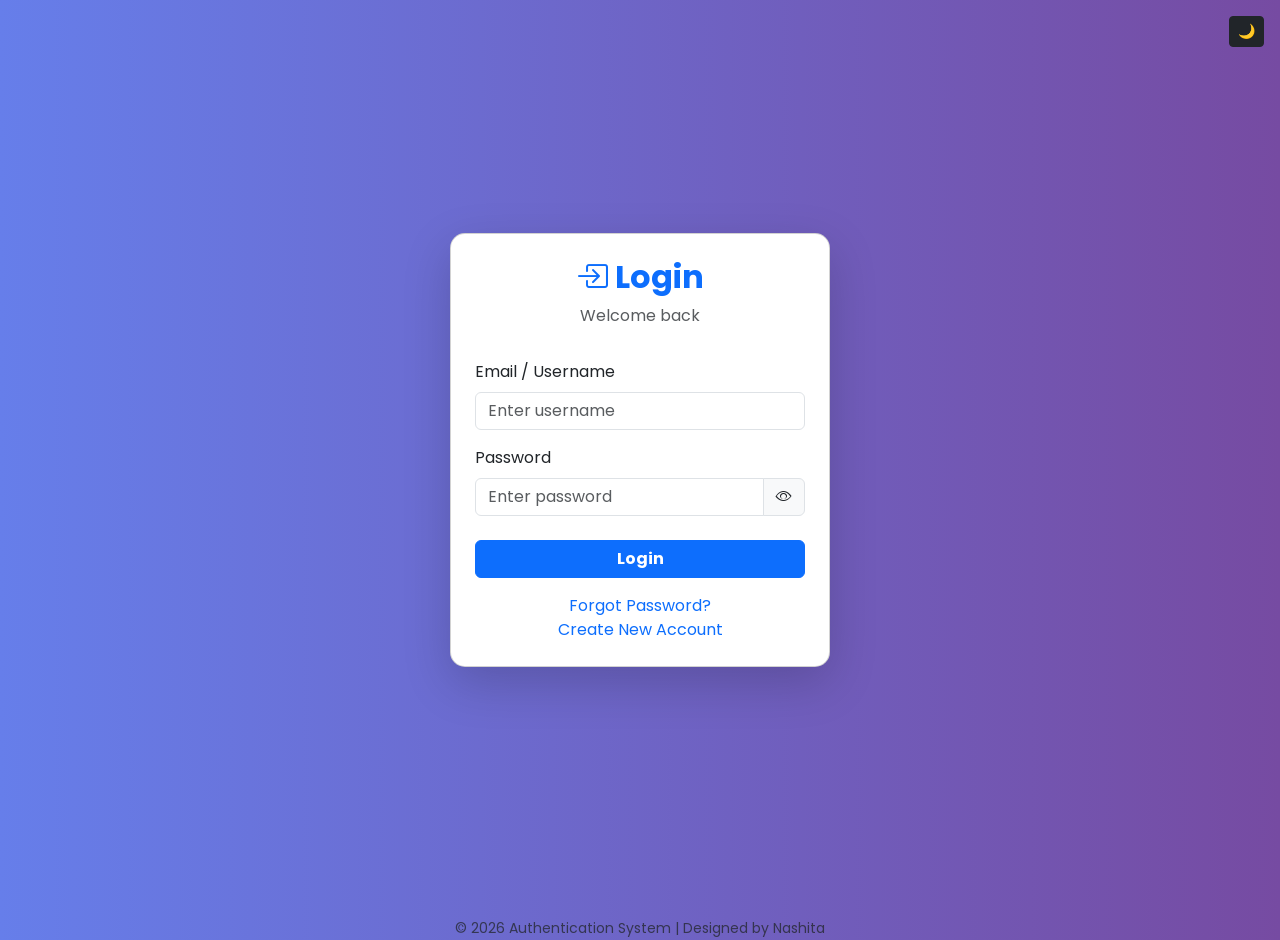
<file: index.html>
<!DOCTYPE html>
<html lang="en">
<head>
    <title>Login - Authentication System</title>

    <!-- Responsive -->
    <meta name="viewport" content="width=device-width, initial-scale=1.0">

    <!-- Bootstrap CSS -->
    <link href="https://cdn.jsdelivr.net/npm/bootstrap@5.3.0/dist/css/bootstrap.min.css" rel="stylesheet">

    <!-- Bootstrap Icons -->
    <link href="https://cdn.jsdelivr.net/npm/bootstrap-icons/font/bootstrap-icons.css" rel="stylesheet">

    <!-- Custom CSS -->
    <link rel="stylesheet" href="styles.css">
</head>

<body class="bg-light">

<!-- 🌙 Dark Mode Toggle -->
<div class="position-absolute top-0 end-0 p-3">
    <button class="btn btn-dark btn-sm" onclick="toggleDarkMode()" id="darkBtn">
        🌙
    </button>
</div>

<!-- ===== Center Container ===== -->
<div class="container min-vh-100 d-flex justify-content-center align-items-center">

    <!-- ===== Login Card ===== -->
    <div class="card shadow-lg p-4" style="width: 380px;">

        <!-- Title -->
        <div class="text-center mb-3">
            <h2 class="fw-bold text-primary">
                <i class="bi bi-box-arrow-in-right"></i> Login
            </h2>
            <p class="text-muted">Welcome back</p>
        </div>

        <!-- Form -->
        <form>

            <!-- Username -->
            <div class="mb-3">
                <label class="form-label">Email / Username</label>
                <input type="text" class="form-control" placeholder="Enter username" required
                oninvalid="this.setCustomValidity('Please enter your username')"
                oninput="this.setCustomValidity('')">
            </div>

            <!-- Password -->
            <div class="mb-3">
                <label class="form-label">Password</label>
                <div class="input-group">
                    <input type="password" id="loginPassword" class="form-control" placeholder="Enter password" required>
                    <span class="input-group-text" onclick="toggleLoginPassword()">
                        <i class="bi bi-eye" id="loginEye"></i>
                    </span>
                </div>
            </div>

            <!-- Login Button -->
            <button class="btn btn-primary w-100 fw-bold mt-2" onclick="loginLoading(event)">
                <span id="loginText">Login</span>
                <span id="loginSpinner" class="spinner-border spinner-border-sm d-none"></span>
            </button>

        </form>

        <!-- Links -->
        <div class="text-center mt-3">
            <a href="forgot-password.html" class="text-decoration-none d-block">Forgot Password?</a>
            <a href="register.html" class="text-decoration-none">Create New Account</a>
        </div>

    </div>

</div>

<!-- Footer -->
<div class="text-center mt-3 text-muted">
    <small>© 2026 Authentication System | Designed by Nashita</small>
</div>

<!-- Bootstrap JS -->
<script src="https://cdn.jsdelivr.net/npm/bootstrap@5.3.0/dist/js/bootstrap.bundle.min.js"></script>

<!-- JS -->
<script>
function toggleLoginPassword() {
    const field = document.getElementById("loginPassword");
    const icon = document.getElementById("loginEye");

    if (field.type === "password") {
        field.type = "text";
        icon.classList.replace("bi-eye", "bi-eye-slash");
    } else {
        field.type = "password";
        icon.classList.replace("bi-eye-slash", "bi-eye");
    }
}

function loginLoading(event) {
    event.preventDefault();

    document.getElementById("loginText").textContent = "Logging in...";
    document.getElementById("loginSpinner").classList.remove("d-none");

    setTimeout(() => {
        window.location.href = "dashboard.html";
    }, 1200);
}

function toggleDarkMode() {
    document.body.classList.toggle("dark-mode");

    const btn = document.getElementById("darkBtn");

    if (document.body.classList.contains("dark-mode")) {
        btn.textContent = "☀️";
    } else {
        btn.textContent = "🌙";
    }
}
</script>

</body>
</html>
</file>
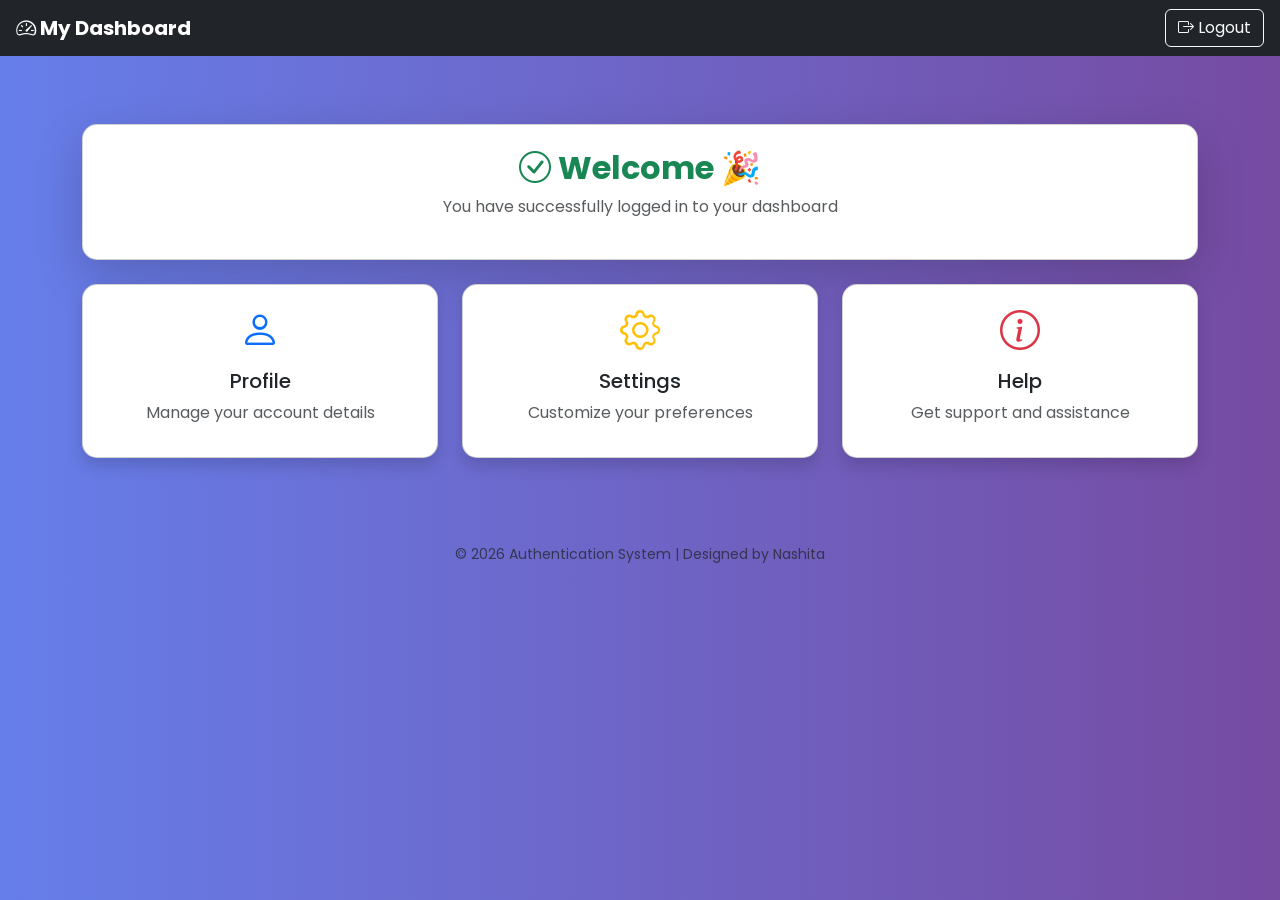
<file: dashboard.html>
<!DOCTYPE html>
<html lang="en">
<head>
    <title>Dashboard</title>

    <!-- Responsive Meta -->
    <meta name="viewport" content="width=device-width, initial-scale=1.0">

    <!-- Bootstrap CSS -->
    <link href="https://cdn.jsdelivr.net/npm/bootstrap@5.3.0/dist/css/bootstrap.min.css" rel="stylesheet">

    <!-- Bootstrap Icons -->
    <link href="https://cdn.jsdelivr.net/npm/bootstrap-icons/font/bootstrap-icons.css" rel="stylesheet">

    <!-- Custom CSS -->
    <link rel="stylesheet" href="styles.css">
</head>

<body class="bg-light">

<!-- ===== Navbar ===== -->
<nav class="navbar navbar-dark bg-dark px-3">
    <span class="navbar-brand fw-bold">
        <i class="bi bi-speedometer2"></i> My Dashboard
    </span>
    <a href="index.html" class="btn btn-outline-light">
        <i class="bi bi-box-arrow-right"></i> Logout
    </a>
</nav>

<!-- ===== Main Content ===== -->
<div class="container mt-5 mb-5">

    <!-- ===== Welcome Card ===== -->
    <div class="card shadow-lg p-4 text-center">
        <h2 class="text-success fw-bold">
            <i class="bi bi-check-circle"></i> Welcome 🎉
        </h2>
        <p class="text-muted">You have successfully logged in to your dashboard</p>
    </div>

    <!-- ===== Features Section ===== -->
    <div class="row mt-4">

        <!-- Profile Card -->
        <div class="col-md-6 col-lg-4 mb-3">
            <div class="card p-3 text-center shadow">
                <i class="bi bi-person fs-1 text-primary"></i>
                <h5 class="mt-2">Profile</h5>
                <p class="text-muted">Manage your account details</p>
            </div>
        </div>

        <!-- Settings Card -->
        <div class="col-md-6 col-lg-4 mb-3">
            <div class="card p-3 text-center shadow">
                <i class="bi bi-gear fs-1 text-warning"></i>
                <h5 class="mt-2">Settings</h5>
                <p class="text-muted">Customize your preferences</p>
            </div>
        </div>

        <!-- Help Card -->
        <div class="col-md-6 col-lg-4 mb-3">
            <div class="card p-3 text-center shadow">
                <i class="bi bi-info-circle fs-1 text-danger"></i>
                <h5 class="mt-2">Help</h5>
                <p class="text-muted">Get support and assistance</p>
            </div>
        </div>

    </div>

</div>

<!-- ===== Footer ===== -->
<div class="text-center mt-5 mb-3 text-muted">
    <small>© 2026 Authentication System | Designed by Nashita</small>
</div>

<!-- Bootstrap JS -->
<script src="https://cdn.jsdelivr.net/npm/bootstrap@5.3.0/dist/js/bootstrap.bundle.min.js"></script>

</body>
</html>
</file>
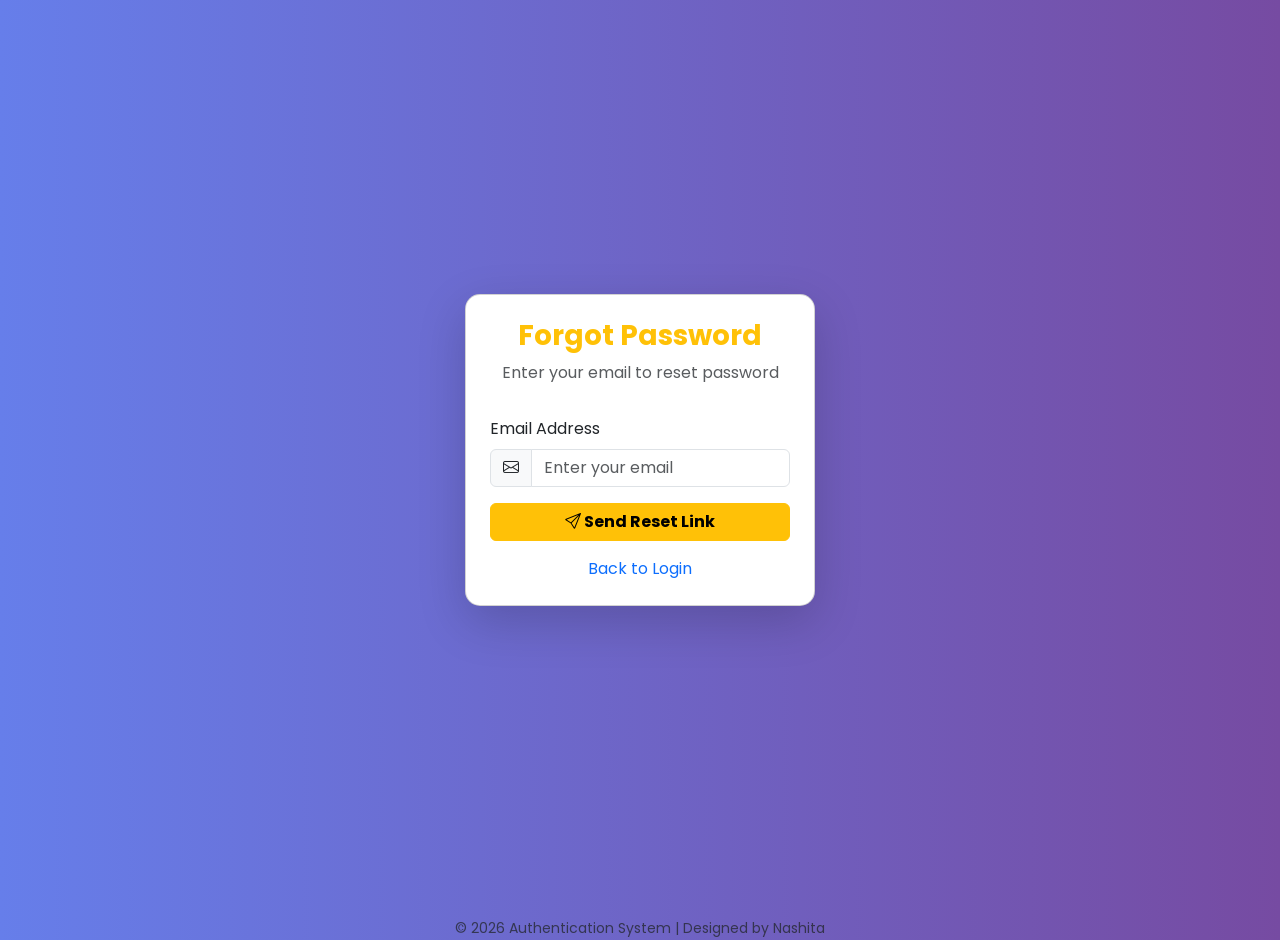
<file: forgot-password.html>
<!DOCTYPE html>
<html lang="en">
<head>
    <title>Forgot Password</title>
    <meta name="viewport" content="width=device-width, initial-scale=1.0">
    <!-- Bootstrap CSS -->
    <link href="https://cdn.jsdelivr.net/npm/bootstrap@5.3.0/dist/css/bootstrap.min.css" rel="stylesheet">

    <!-- Bootstrap Icons -->
    <link href="https://cdn.jsdelivr.net/npm/bootstrap-icons/font/bootstrap-icons.css" rel="stylesheet">

    <!-- Custom CSS -->
    <link rel="stylesheet" href="styles.css">
</head>

<body class="bg-light">

<!-- ===== Center Container ===== -->
<div class="container min-vh-100 d-flex justify-content-center align-items-center">

    <!-- ===== Card ===== -->
    <div class="card shadow-lg p-4" style="width: 350px; background-color: white;">

        <!-- ===== Title ===== -->
        <div class="text-center mb-3">
            <h3 class="text-warning fw-bold">Forgot Password</h3>
            <p class="text-muted">Enter your email to reset password</p>
        </div>

        <!-- ===== Form ===== -->
        <form>

            <!-- Email Field -->
            <div class="mb-3">
                <label class="form-label">Email Address</label>
                <div class="input-group">
                    <span class="input-group-text">
                        <i class="bi bi-envelope"></i>
                    </span>
                    <input type="email" class="form-control" placeholder="Enter your email" required>
                </div>
            </div>

            <!-- Send Reset Link Button -->
            <a href="reset-password.html" class="btn btn-warning w-100 fw-bold">
                <i class="bi bi-send"></i> Send Reset Link
            </a>

        </form>

        <!-- Back to Login -->
        <div class="text-center mt-3">
            <a href="index.html" class="text-decoration-none">Back to Login</a>
        </div>

    </div>

</div>

<!-- Footer -->
<div class="text-center mt-3 text-muted">
    <small>© 2026 Authentication System | Designed by Nashita</small>
</div>

<!-- Bootstrap JS -->
<script src="https://cdn.jsdelivr.net/npm/bootstrap@5.3.0/dist/js/bootstrap.bundle.min.js"></script>

</body>
</html>
</file>
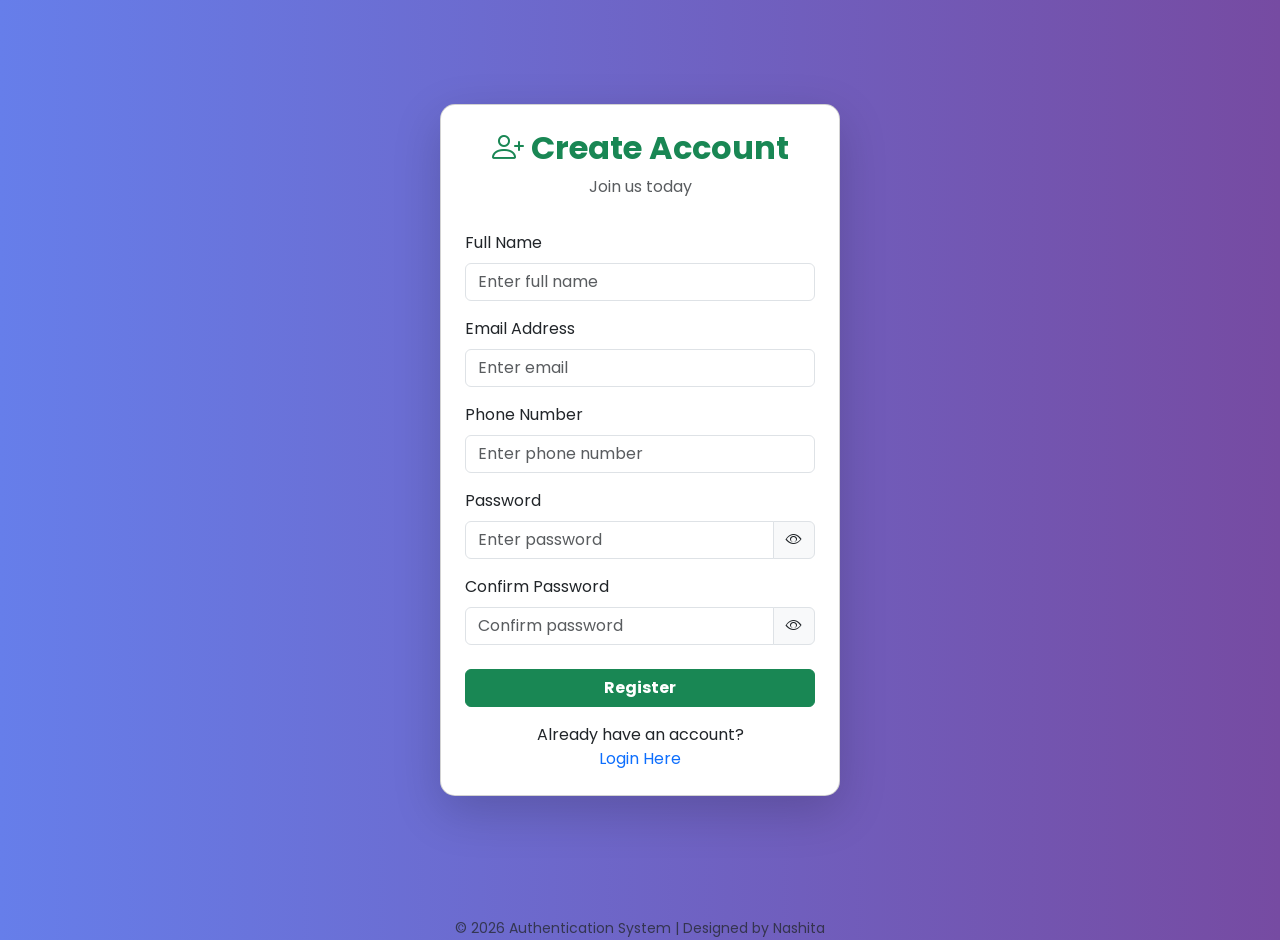
<file: register.html>
<!DOCTYPE html>
<html lang="en">
<head>
    <title>Register - Authentication System</title>

    <!-- Responsive -->
    <meta name="viewport" content="width=device-width, initial-scale=1.0">

    <!-- Bootstrap CSS -->
    <link href="https://cdn.jsdelivr.net/npm/bootstrap@5.3.0/dist/css/bootstrap.min.css" rel="stylesheet">

    <!-- Bootstrap Icons -->
    <link href="https://cdn.jsdelivr.net/npm/bootstrap-icons/font/bootstrap-icons.css" rel="stylesheet">

    <!-- Custom CSS -->
    <link rel="stylesheet" href="styles.css">
</head>

<body class="bg-light">

<div class="container min-vh-100 d-flex justify-content-center align-items-center">

    <div class="card shadow-lg p-4" style="width: 400px;">

        <div class="text-center mb-3">
            <h2 class="fw-bold text-success">
                <i class="bi bi-person-plus"></i> Create Account
            </h2>
            <p class="text-muted">Join us today</p>
        </div>

        <form>

            <!-- Name -->
            <div class="mb-3">
                <label class="form-label">Full Name</label>
                <input type="text" class="form-control" placeholder="Enter full name" required
                oninvalid="this.setCustomValidity('Please enter your full name')"
                oninput="this.setCustomValidity('')">
            </div>

            <!-- Email -->
            <div class="mb-3">
                <label class="form-label">Email Address</label>
                <input type="email" class="form-control" placeholder="Enter email" required
                oninvalid="this.setCustomValidity('Enter a valid email')"
                oninput="this.setCustomValidity('')">
            </div>

            <!-- Phone -->
            <div class="mb-3">
                <label class="form-label">Phone Number</label>
                <input type="tel" class="form-control" placeholder="Enter phone number" required
                oninvalid="this.setCustomValidity('Enter your phone number')"
                oninput="this.setCustomValidity('')">
            </div>

            <!-- Password -->
            <div class="mb-3">
                <label class="form-label">Password</label>
                <div class="input-group">
                    <input type="password" id="password" class="form-control" placeholder="Enter password" required>
                    <span class="input-group-text" onclick="togglePassword('password','eye1')">
                        <i class="bi bi-eye" id="eye1"></i>
                    </span>
                </div>
                <small id="strengthText" class="text-muted"></small>
            </div>

            <!-- Confirm Password -->
            <div class="mb-3">
                <label class="form-label">Confirm Password</label>
                <div class="input-group">
                    <input type="password" id="confirmPassword" class="form-control" placeholder="Confirm password" required>
                    <span class="input-group-text" onclick="togglePassword('confirmPassword','eye2')">
                        <i class="bi bi-eye" id="eye2"></i>
                    </span>
                </div>
            </div>

            <!-- Register Button -->
            <button class="btn btn-success w-100 fw-bold mt-2" onclick="showLoading(event)">
                <span id="btnText">Register</span>
                <span id="spinner" class="spinner-border spinner-border-sm d-none"></span>
            </button>

        </form>

        <div class="text-center mt-3">
            <span>Already have an account?</span><br>
            <a href="index.html" class="text-decoration-none">Login Here</a>
        </div>

    </div>

</div>

<div class="text-center mt-3 text-muted">
    <small>© 2026 Authentication System | Designed by Nashita</small>
</div>

<!-- Bootstrap JS -->
<script src="https://cdn.jsdelivr.net/npm/bootstrap@5.3.0/dist/js/bootstrap.bundle.min.js"></script>

<!-- JS Features -->
<script>
function togglePassword(fieldId, iconId) {
    const field = document.getElementById(fieldId);
    const icon = document.getElementById(iconId);

    if (field.type === "password") {
        field.type = "text";
        icon.classList.replace("bi-eye", "bi-eye-slash");
    } else {
        field.type = "password";
        icon.classList.replace("bi-eye-slash", "bi-eye");
    }
}

document.getElementById("password").addEventListener("input", function() {
    const value = this.value;
    const strengthText = document.getElementById("strengthText");

    if (value.length < 4) {
        strengthText.textContent = "Weak password";
        strengthText.style.color = "red";
    } else if (value.length < 8) {
        strengthText.textContent = "Medium strength";
        strengthText.style.color = "orange";
    } else {
        strengthText.textContent = "Strong password";
        strengthText.style.color = "green";
    }
});

function showLoading(event) {
    event.preventDefault();

    document.getElementById("btnText").textContent = "Processing...";
    document.getElementById("spinner").classList.remove("d-none");

    setTimeout(() => {
        window.location.href = "index.html";
    }, 1500);
}
</script>

</body>
</html>
</file>
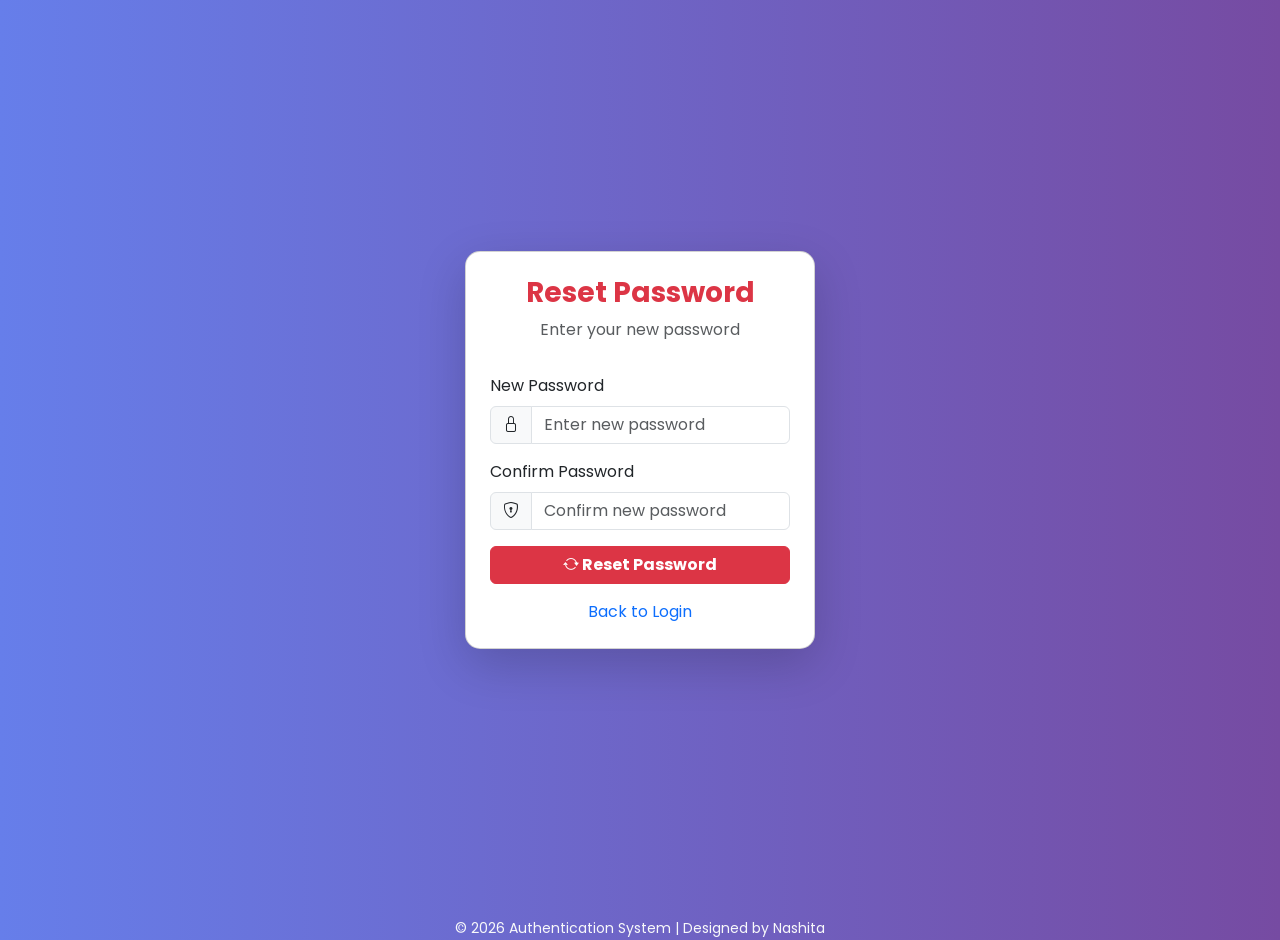
<file: reset-password.html>
<!DOCTYPE html>
<html lang="en">
<head>
    <title>Reset Password</title>
    <meta name="viewport" content="width=device-width, initial-scale=1.0">
    <!-- Bootstrap CSS -->
    <link href="https://cdn.jsdelivr.net/npm/bootstrap@5.3.0/dist/css/bootstrap.min.css" rel="stylesheet">

    <!-- Bootstrap Icons -->
    <link href="https://cdn.jsdelivr.net/npm/bootstrap-icons/font/bootstrap-icons.css" rel="stylesheet">

    <!-- Custom CSS -->
    <link rel="stylesheet" href="styles.css">
</head>

<body>

<!-- ===== Center Container ===== -->
<div class="container-center">

    <!-- ===== Card ===== -->
    <div class="card shadow-lg p-4" style="width: 350px; background-color: white;">

        <!-- ===== Title ===== -->
        <div class="text-center mb-3">
            <h3 class="text-danger fw-bold">Reset Password</h3>
            <p class="text-muted">Enter your new password</p>
        </div>

        <!-- ===== Form ===== -->
        <form>

            <!-- New Password -->
            <div class="mb-3">
                <label class="form-label">New Password</label>
                <div class="input-group">
                    <span class="input-group-text">
                        <i class="bi bi-lock"></i>
                    </span>
                    <input type="password" class="form-control" placeholder="Enter new password" required>
                </div>
            </div>

            <!-- Confirm Password -->
            <div class="mb-3">
                <label class="form-label">Confirm Password</label>
                <div class="input-group">
                    <span class="input-group-text">
                        <i class="bi bi-shield-lock"></i>
                    </span>
                    <input type="password" class="form-control" placeholder="Confirm new password" required>
                </div>
            </div>

            <!-- Reset Button -->
            <a href="index.html" class="btn btn-danger w-100 fw-bold">
                <i class="bi bi-arrow-repeat"></i> Reset Password
            </a>

        </form>

        <!-- Back to Login -->
        <div class="text-center mt-3">
            <a href="index.html" class="text-decoration-none">Back to Login</a>
        </div>

    </div>

</div>

<!-- Footer -->
<div class="text-center mt-3 text-light">
    <small>© 2026 Authentication System | Designed by Nashita</small>
</div>

<!-- Bootstrap JS -->
<script src="https://cdn.jsdelivr.net/npm/bootstrap@5.3.0/dist/js/bootstrap.bundle.min.js"></script>

</body>
</html>
</file>
<file: styles.css>
/* ===== Import Google Font ===== */
@import url('https://fonts.googleapis.com/css2?family=Poppins:wght@300;400;500;600&display=swap');

/* ===== Global Styling ===== */
body {
    font-family: 'Poppins', sans-serif;
    background: linear-gradient(to right, #667eea, #764ba2);
    margin: 0;
}

/* ===== Center Container ===== */
.container-center {
    height: 100vh;
    display: flex;
    justify-content: center;
    align-items: center;
}

/* ===== Card Styling ===== */
.card {
    border-radius: 15px;
    box-shadow: 0 4px 20px rgba(0, 0, 0, 0.1);
    transition: 0.3s;
}

/* ===== Card Hover Effect ===== */
.card:hover {
    transform: scale(1.03);
}

/* ===== Button Styling ===== */
.btn {
    transition: 0.3s;
}

/* ===== Button Hover Effect ===== */
.btn:hover {
    transform: scale(1.05);
    opacity: 0.9;
}

/* ===== Link Styling ===== */
a {
    transition: 0.3s;
}

/* ===== Link Hover Effect ===== */
a:hover {
    text-decoration: underline;
    opacity: 0.8;
}

/* ===== Custom Spacing ===== */
.container {
    padding-top: 20px;
    padding-bottom: 20px;
}

.dark-mode {
    background-color: #121212 !important;
    color: white !important;
}

.dark-mode .card {
    background-color: #1e1e1e !important;
    color: white;
}

.dark-mode .form-control {
    background-color: #2c2c2c;
    color: white;
    border: none;
}

.dark-mode .input-group-text {
    background-color: #2c2c2c;
    color: white;
}
/* ===== Smooth Page Fade ===== */
body {
    animation: fadeIn 0.8s ease-in;
}

@keyframes fadeIn {
    from {
        opacity: 0;
    }
    to {
        opacity: 1;
    }
}

/* ===== Card Animation ===== */
.card {
    animation: slideUp 0.6s ease;
}

@keyframes slideUp {
    from {
        transform: translateY(40px);
        opacity: 0;
    }
    to {
        transform: translateY(0);
        opacity: 1;
    }
}

/* ===== Button Hover ===== */
.btn {
    transition: all 0.3s ease;
}

.btn:hover {
    transform: scale(1.05);
}

/* ===== Link Hover ===== */
a {
    transition: color 0.3s ease;
}

a:hover {
    color: #0d6efd;
}
</file>
